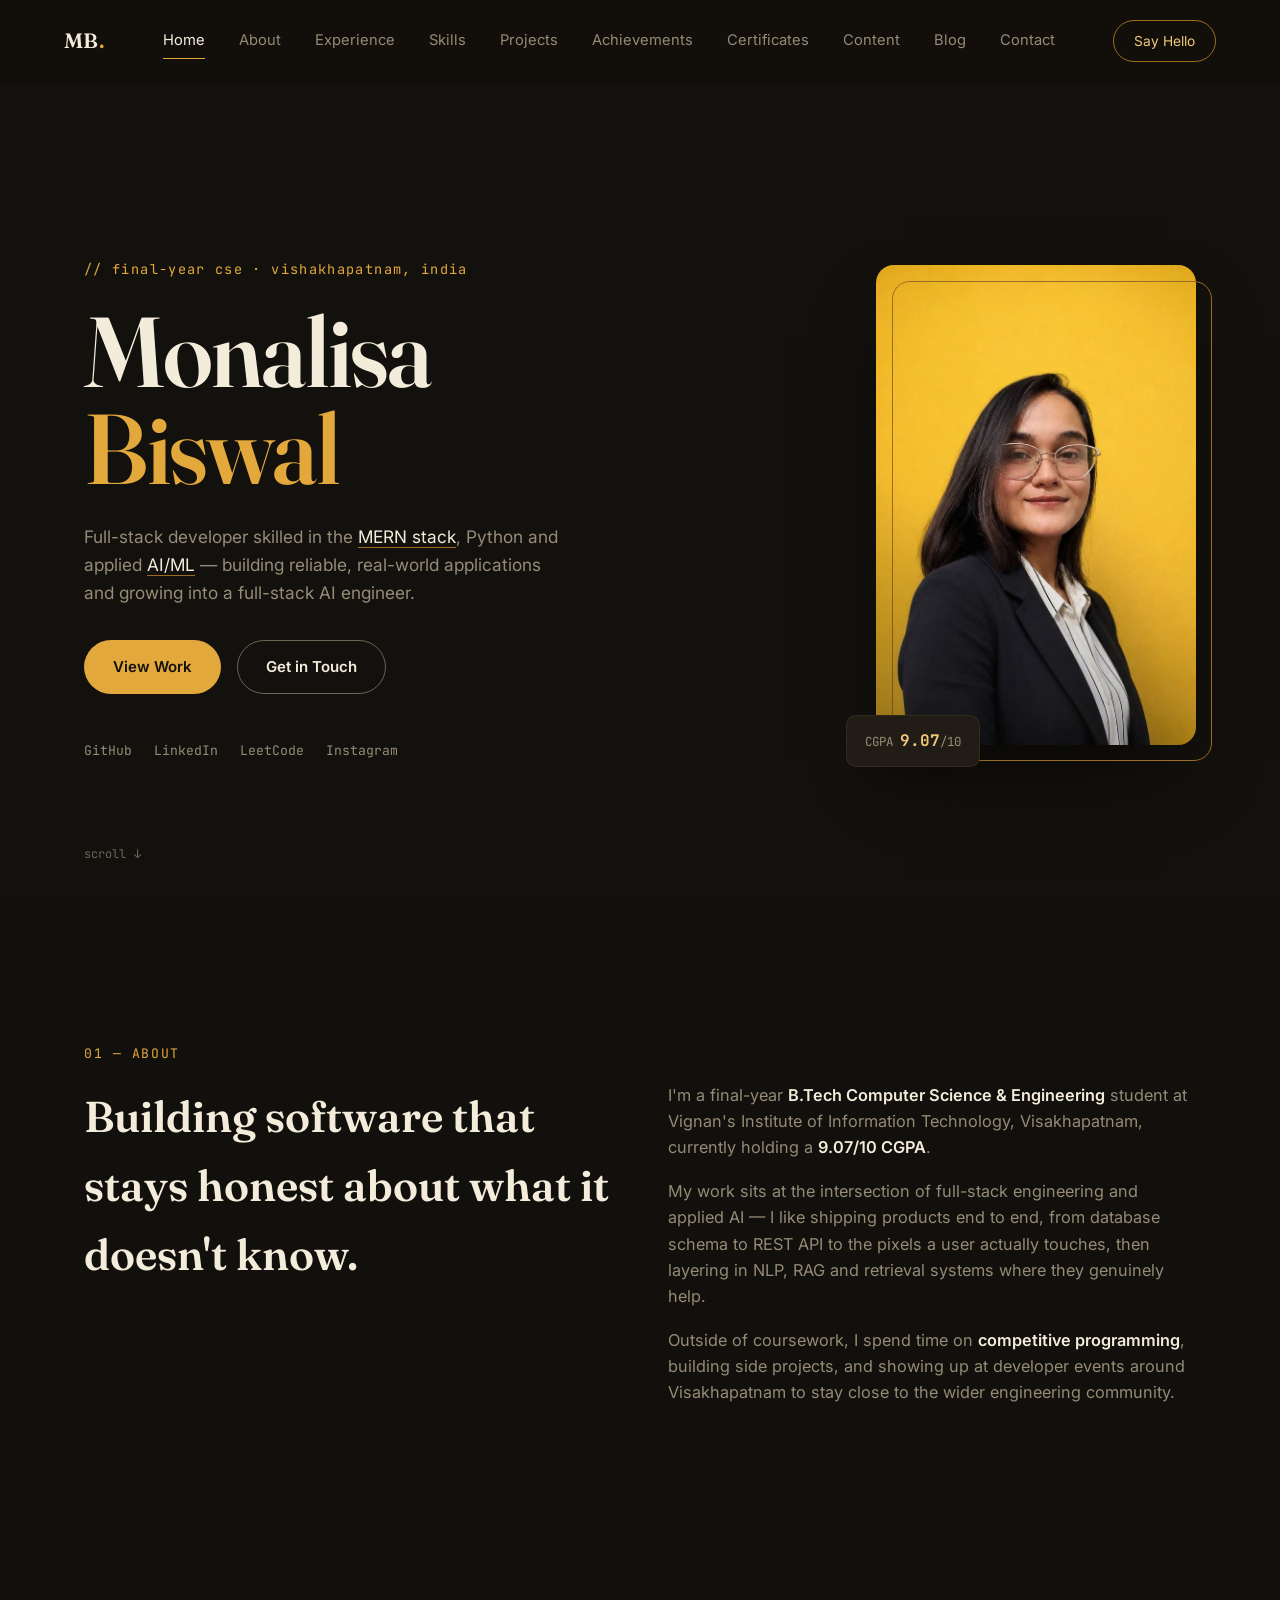
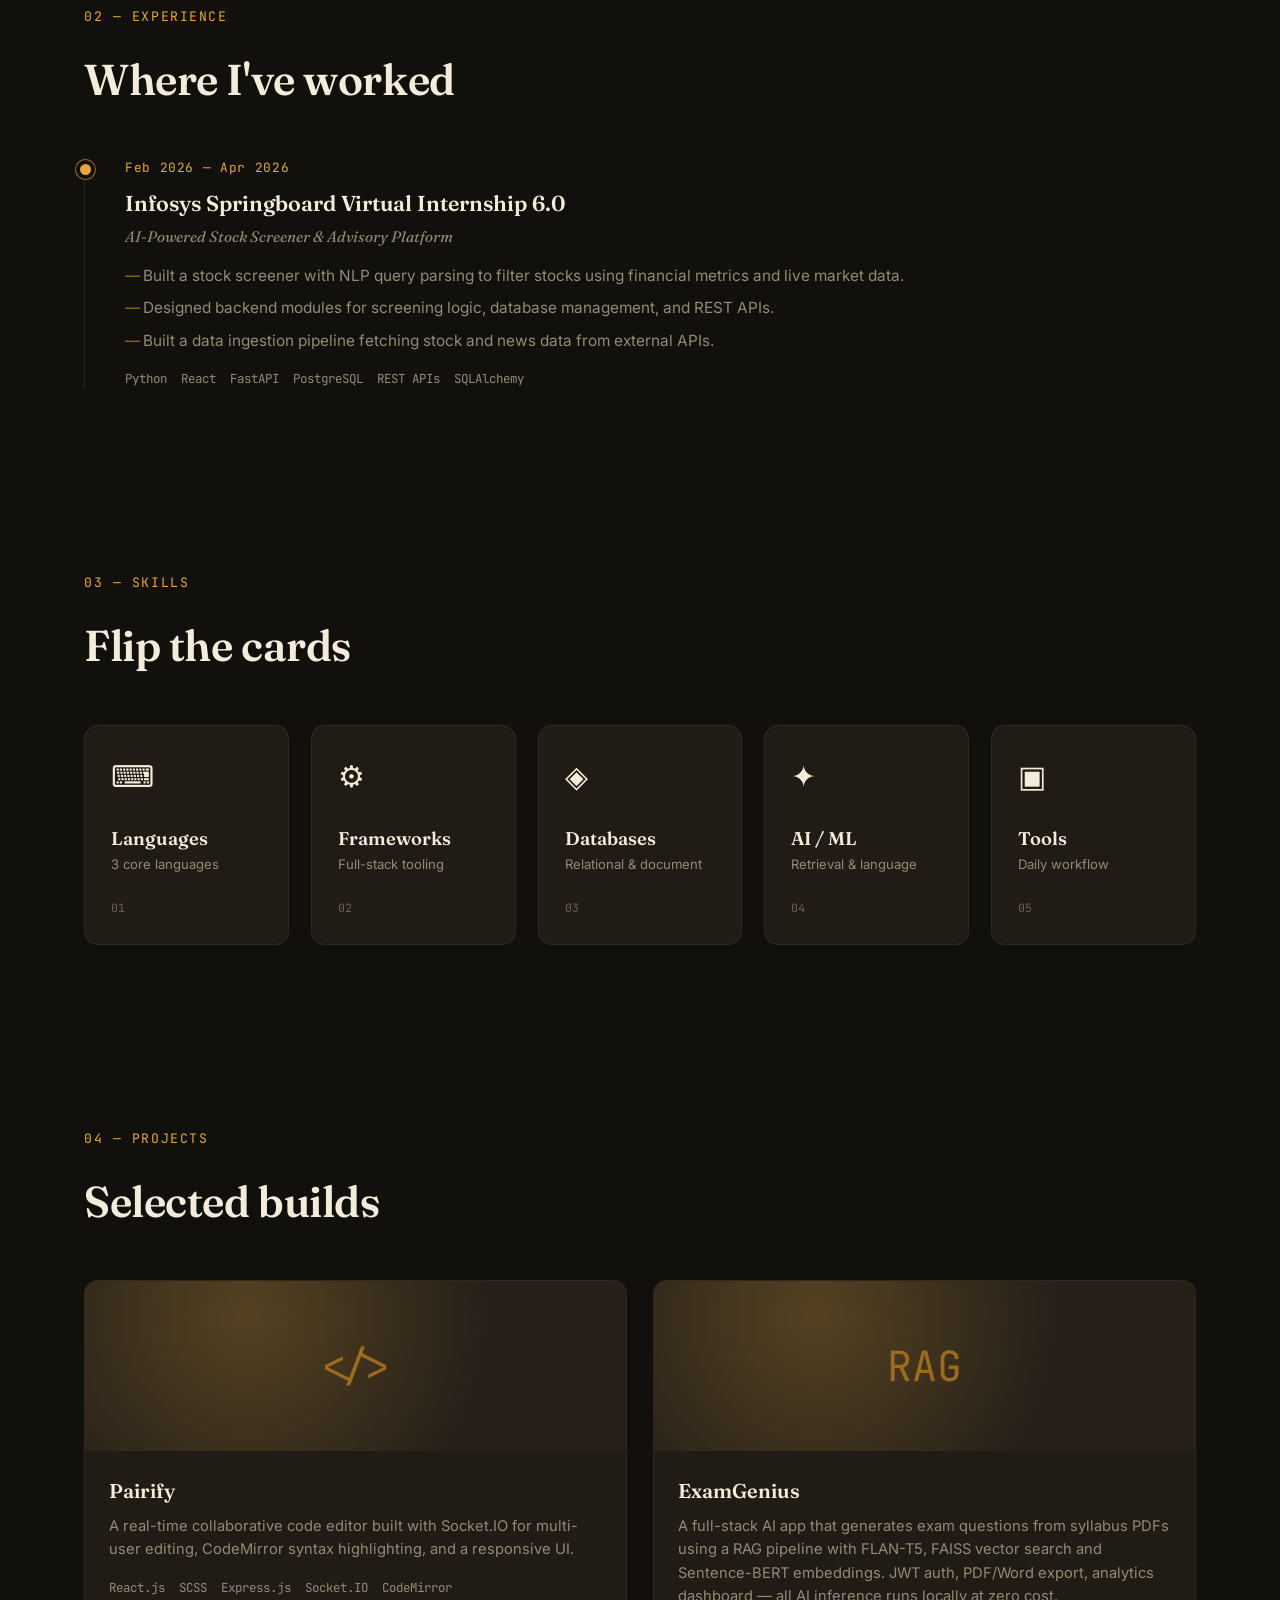
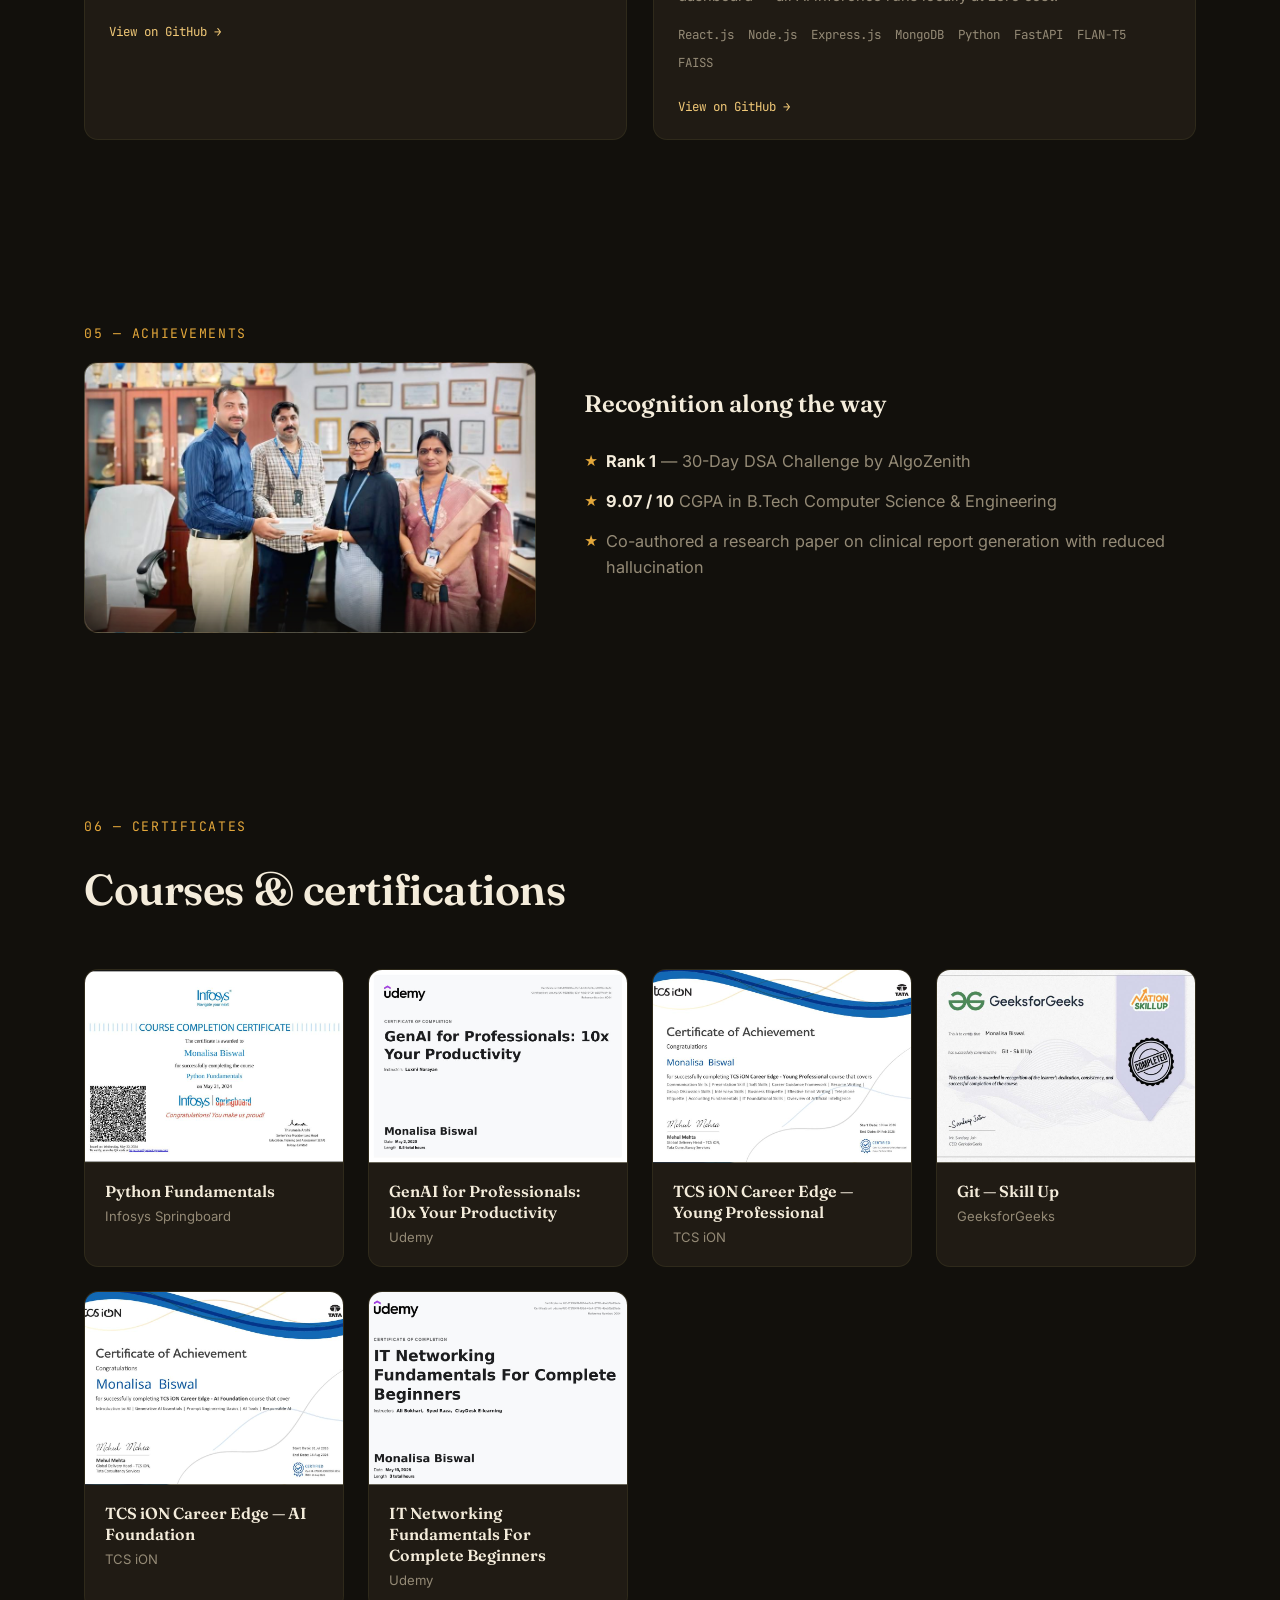
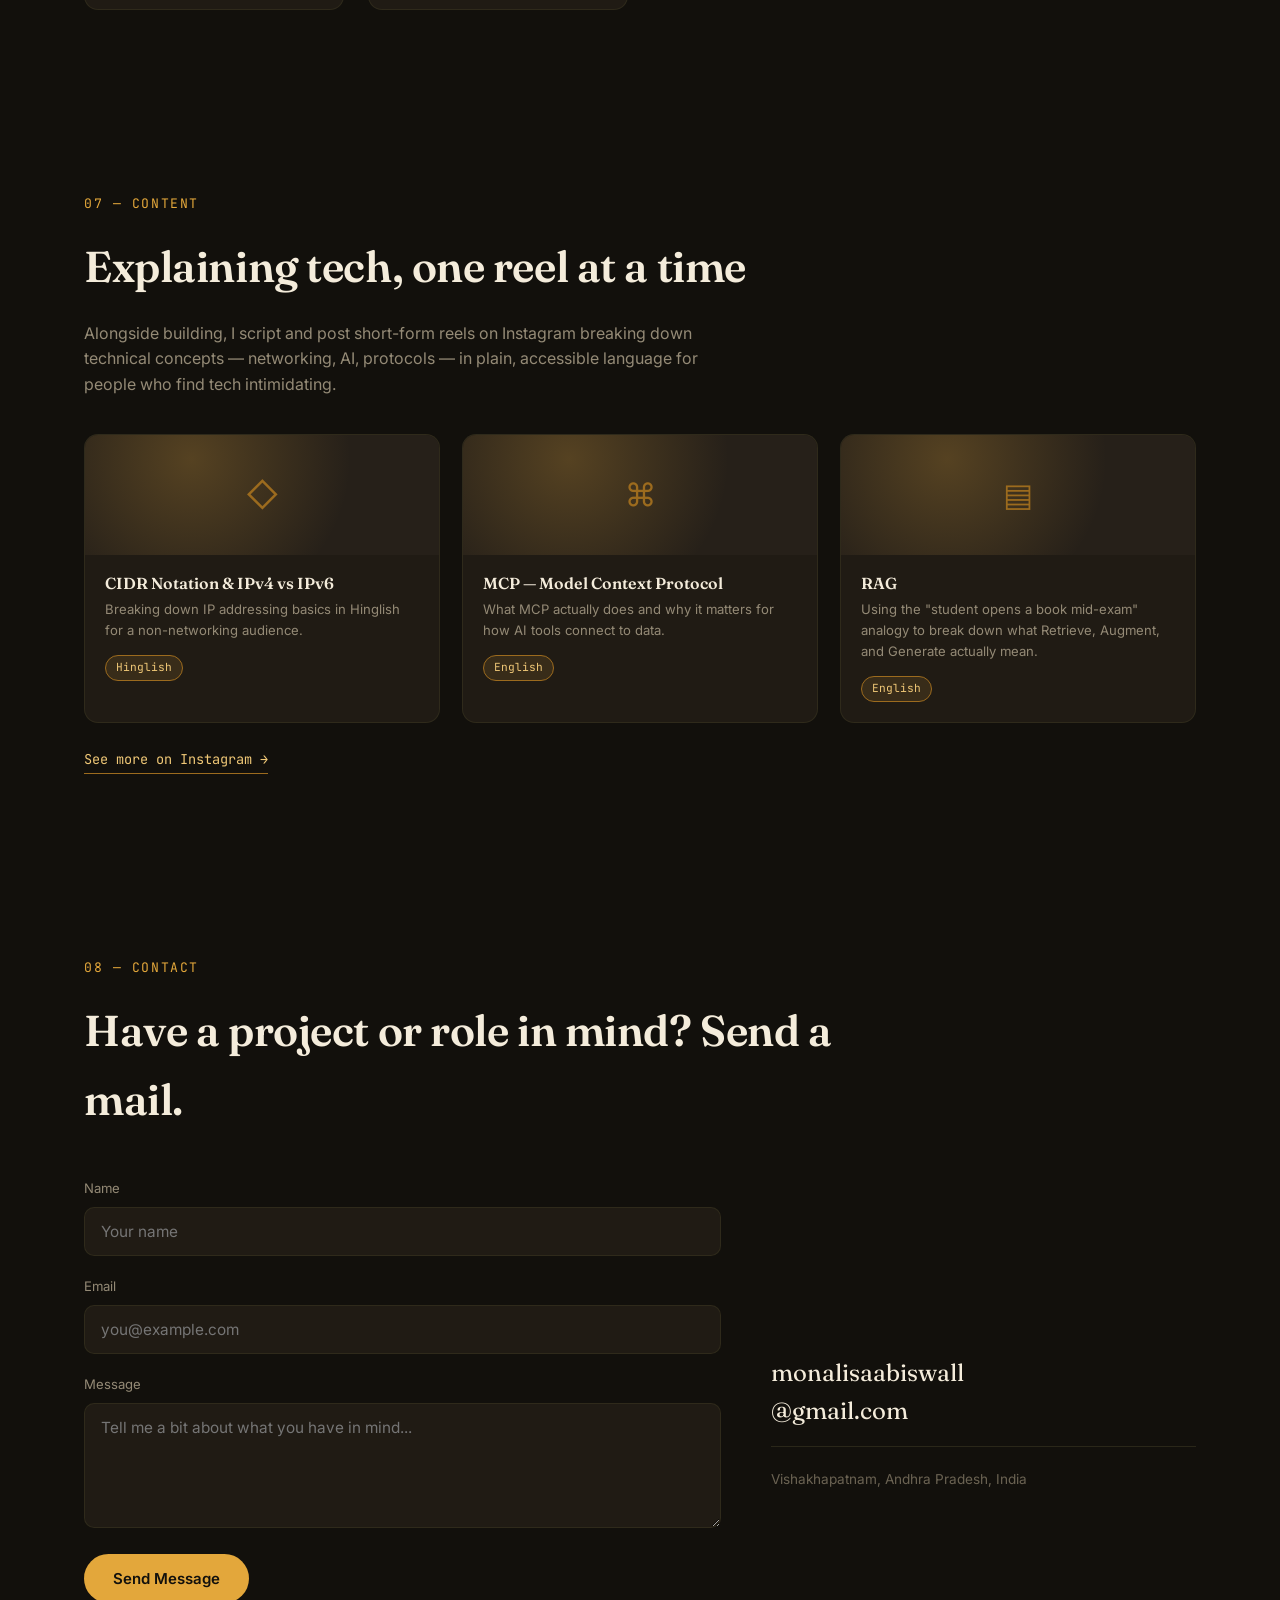
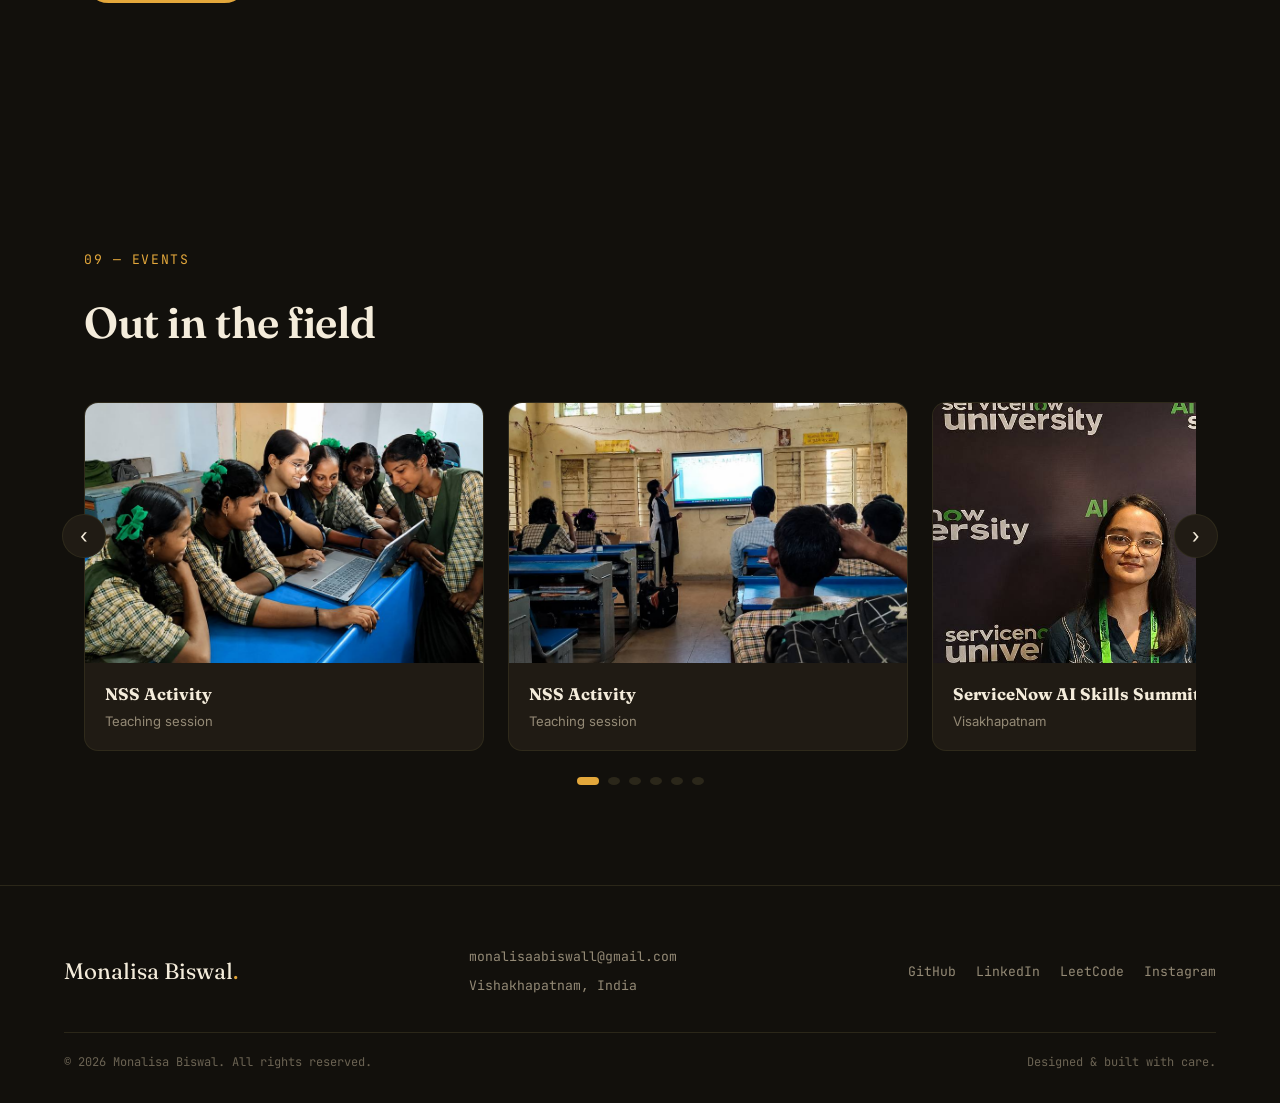
<file: index.html>
<!DOCTYPE html>
<html lang="en">

<head>
  <meta charset="UTF-8">
  <meta name="viewport" content="width=device-width, initial-scale=1.0">
  <title>Monalisa Biswal — Full-Stack &amp; AI Engineer</title>
  <meta name="description"
    content="Portfolio of Monalisa Biswal, final-year Computer Engineering student and full-stack developer working across the MERN stack, Python and applied AI.">

  <!-- Favicon — inline "M" monogram, matches the site's mustard/ink theme -->
  <link rel="icon" type="image/svg+xml"
    href="data:image/svg+xml,%3Csvg xmlns='http://www.w3.org/2000/svg' viewBox='0 0 64 64'%3E%3Crect width='64' height='64' rx='16' fill='%2312100c'/%3E%3Crect x='2' y='2' width='60' height='60' rx='14' fill='none' stroke='%239c6b1e' stroke-width='1.5'/%3E%3Ctext x='32' y='44' font-family='Georgia, Cambria, serif' font-size='30' font-weight='700' fill='%23e3a73b' text-anchor='middle'%3EM%3C/text%3E%3C/svg%3E">

  <!-- Open Graph / social share card -->
  <meta property="og:type" content="website">
  <meta property="og:title" content="Monalisa Biswal — Full-Stack & AI Engineer">
  <meta property="og:description"
    content="Final-year Computer Engineering student and full-stack developer working across the MERN stack, Python and applied AI/ML.">
  <meta property="og:image" content="og-image.png">
  <meta property="og:image:width" content="1200">
  <meta property="og:image:height" content="630">

  <!-- Twitter Card -->
  <meta name="twitter:card" content="summary_large_image">
  <meta name="twitter:title" content="Monalisa Biswal — Full-Stack & AI Engineer">
  <meta name="twitter:description"
    content="Final-year Computer Engineering student and full-stack developer working across the MERN stack, Python and applied AI/ML.">
  <meta name="twitter:image" content="og-image.png">

  <link rel="preconnect" href="https://fonts.googleapis.com">
  <link rel="preconnect" href="https://fonts.gstatic.com" crossorigin>
  <link
    href="https://fonts.googleapis.com/css2?family=Fraunces:ital,opsz,wght@0,9..144,400;0,9..144,500;0,9..144,600;0,9..144,700;1,9..144,500&family=Inter:wght@400;500;600;700&family=JetBrains+Mono:wght@400;500&display=swap"
    rel="stylesheet">
  <link rel="stylesheet" href="style.css">
</head>

<body>

  <div class="noise"></div>
  <div class="progress-bar" id="progressBar"></div>

  <header class="site-nav" id="siteNav">
    <a class="logo" href="#hero">MB<span>.</span></a>
    <nav class="nav-links" id="navLinks">
      <a href="#hero" data-nav>Home</a>
      <a href="#about" data-nav>About</a>
      <a href="#experience" data-nav>Experience</a>
      <a href="#skills" data-nav>Skills</a>
      <a href="#projects" data-nav>Projects</a>
      <a href="#achievements" data-nav>Achievements</a>
      <a href="#certificates" data-nav>Certificates</a>
      <a href="#content" data-nav>Content</a>
      <a href="blog.html">Blog</a>
      <a href="#contact" data-nav>Contact</a>
    </nav>
    <a class="nav-cta" href="#contact">Say Hello</a>
    <button class="nav-toggle" id="navToggle" aria-label="Toggle menu"><span></span><span></span><span></span></button>
  </header>

  <main>

    <!-- HERO -->
    <section id="hero" class="hero">
      <div class="hero-inner">
        <p class="eyebrow mono">// final-year cse · vishakhapatnam, india</p>
        <h1 class="hero-title">
          <span class="line">Monalisa</span>
          <span class="line accent">Biswal</span>
        </h1>
        <p class="hero-sub">Full-stack developer skilled in the <span class="accent-text">MERN stack</span>, Python and
          applied <span class="accent-text">AI/ML</span> — building reliable, real-world applications and growing into a
          full-stack AI engineer.</p>
        <div class="hero-actions">
          <a href="#projects" class="btn btn-primary">View Work</a>
          <a href="#contact" class="btn btn-ghost">Get in Touch</a>
        </div>
        <div class="hero-links mono">
          <a href="https://github.com/lisabiswal" target="_blank" rel="noopener">GitHub</a>
          <a href="https://www.linkedin.com/in/monalisa-biswall/" target="_blank" rel="noopener">LinkedIn</a>
          <a href="https://leetcode.com/u/lilisas/" target="_blank" rel="noopener">LeetCode</a>
          <a href="https://www.instagram.com/lilisa.is/" target="_blank" rel="noopener">Instagram</a>
        </div>
      </div>
      <div class="hero-portrait">
        <div class="portrait-slab" data-img-bg="hero"></div>
        <div class="cgpa-tag mono">CGPA <strong>9.07</strong>/10</div>
      </div>
      <div class="scroll-cue mono">scroll<span class="arrow">↓</span></div>
    </section>

    <!-- ABOUT -->
    <section id="about" class="about reveal">
      <p class="section-index mono">01 — About</p>
      <div class="about-grid">
        <h2>Building software that stays honest about what it doesn't know.</h2>
        <div class="about-copy">
          <p>I'm a final-year <strong>B.Tech Computer Science &amp; Engineering</strong> student at Vignan's Institute
            of Information Technology, Visakhapatnam, currently holding a <strong>9.07/10 CGPA</strong>.</p>
          <p>My work sits at the intersection of full-stack engineering and applied AI — I like shipping products end to
            end, from database schema to REST API to the pixels a user actually touches, then layering in NLP, RAG and
            retrieval systems where they genuinely help.</p>
          <p>Outside of coursework, I spend time on <strong>competitive programming</strong>, building side projects,
            and showing up at developer events around Visakhapatnam to stay close to the wider engineering community.
          </p>
        </div>
      </div>
    </section>

    <!-- EXPERIENCE -->
    <section id="experience" class="experience reveal">
      <p class="section-index mono">02 — Experience</p>
      <h2>Where I've worked</h2>
      <div class="timeline">
        <article class="timeline-item">
          <div class="timeline-date mono">Feb 2026 — Apr 2026</div>
          <div class="timeline-body">
            <h3>Infosys Springboard Virtual Internship 6.0</h3>
            <p class="role">AI-Powered Stock Screener &amp; Advisory Platform</p>
            <ul>
              <li>Built a stock screener with NLP query parsing to filter stocks using financial metrics and live market
                data.</li>
              <li>Designed backend modules for screening logic, database management, and REST APIs.</li>
              <li>Built a data ingestion pipeline fetching stock and news data from external APIs.</li>
            </ul>
            <div class="tag-row">
              <span>Python</span><span>React</span><span>FastAPI</span><span>PostgreSQL</span><span>REST
                APIs</span><span>SQLAlchemy</span></div>
          </div>
        </article>
      </div>
    </section>

    <!-- SKILLS -->
    <section id="skills" class="skills reveal">
      <p class="section-index mono">03 — Skills</p>
      <h2>Flip the cards</h2>
      <div class="card-grid" id="skillCards">

        <div class="flip-card" tabindex="0" role="button" aria-label="Languages skill card, flip for details">
          <div class="flip-card-inner">
            <div class="flip-front">
              <span class="card-icon">⌨</span>
              <div>
                <h3>Languages</h3>
                <p>3 core languages</p>
              </div>
              <span class="card-index mono">01</span>
            </div>
            <div class="flip-back">
              <h4>Languages</h4>
              <div class="chip-list">
                <span class="chip">Python</span><span class="chip">C++</span><span class="chip">JavaScript</span>
              </div>
            </div>
          </div>
        </div>

        <div class="flip-card" tabindex="0" role="button" aria-label="Frameworks skill card, flip for details">
          <div class="flip-card-inner">
            <div class="flip-front">
              <span class="card-icon">⚙</span>
              <div>
                <h3>Frameworks</h3>
                <p>Full-stack tooling</p>
              </div>
              <span class="card-index mono">02</span>
            </div>
            <div class="flip-back">
              <h4>Frameworks</h4>
              <div class="chip-list">
                <span class="chip">React.js</span><span class="chip">Express.js</span><span
                  class="chip">Node.js</span><span class="chip">FastAPI</span><span class="chip">REST API</span>
              </div>
            </div>
          </div>
        </div>

        <div class="flip-card" tabindex="0" role="button" aria-label="Databases skill card, flip for details">
          <div class="flip-card-inner">
            <div class="flip-front">
              <span class="card-icon">◈</span>
              <div>
                <h3>Databases</h3>
                <p>Relational &amp; document</p>
              </div>
              <span class="card-index mono">03</span>
            </div>
            <div class="flip-back">
              <h4>Databases</h4>
              <div class="chip-list">
                <span class="chip">MongoDB</span><span class="chip">MySQL</span>
              </div>
            </div>
          </div>
        </div>

        <div class="flip-card" tabindex="0" role="button"
          aria-label="AI and Machine Learning skill card, flip for details">
          <div class="flip-card-inner">
            <div class="flip-front">
              <span class="card-icon">✦</span>
              <div>
                <h3>AI / ML</h3>
                <p>Retrieval &amp; language</p>
              </div>
              <span class="card-index mono">04</span>
            </div>
            <div class="flip-back">
              <h4>AI / ML</h4>
              <div class="chip-list">
                <span class="chip">NLP</span><span class="chip">RAG</span><span class="chip">FAISS</span>
              </div>
            </div>
          </div>
        </div>

        <div class="flip-card" tabindex="0" role="button" aria-label="Tools skill card, flip for details">
          <div class="flip-card-inner">
            <div class="flip-front">
              <span class="card-icon">▣</span>
              <div>
                <h3>Tools</h3>
                <p>Daily workflow</p>
              </div>
              <span class="card-index mono">05</span>
            </div>
            <div class="flip-back">
              <h4>Tools</h4>
              <div class="chip-list">
                <span class="chip">Git</span><span class="chip">GitHub</span><span class="chip">Vercel</span><span
                  class="chip">Socket.IO</span><span class="chip">JWT</span><span class="chip">Postman</span>
              </div>
            </div>
          </div>
        </div>

      </div>
    </section>

    <!-- PROJECTS -->
    <section id="projects" class="projects reveal">
      <p class="section-index mono">04 — Projects</p>
      <h2>Selected builds</h2>
      <div class="project-grid">

        <a class="project-card" href="https://github.com/lisabiswal" target="_blank" rel="noopener">
          <div class="project-media"><span class="project-glyph">&lt;/&gt;</span></div>
          <div class="project-body">
            <h3>Pairify</h3>
            <p>A real-time collaborative code editor built with Socket.IO for multi-user editing, CodeMirror syntax
              highlighting, and a responsive UI.</p>
            <div class="tag-row">
              <span>React.js</span><span>SCSS</span><span>Express.js</span><span>Socket.IO</span><span>CodeMirror</span>
            </div>
          </div>
          <span class="project-link mono">View on GitHub →</span>
        </a>

        <a class="project-card" href="https://github.com/lisabiswal" target="_blank" rel="noopener">
          <div class="project-media"><span class="project-glyph">RAG</span></div>
          <div class="project-body">
            <h3>ExamGenius</h3>
            <p>A full-stack AI app that generates exam questions from syllabus PDFs using a RAG pipeline with FLAN-T5,
              FAISS vector search and Sentence-BERT embeddings. JWT auth, PDF/Word export, analytics dashboard — all AI
              inference runs locally at zero cost.</p>
            <div class="tag-row">
              <span>React.js</span><span>Node.js</span><span>Express.js</span><span>MongoDB</span><span>Python</span><span>FastAPI</span><span>FLAN-T5</span><span>FAISS</span>
            </div>
          </div>
          <span class="project-link mono">View on GitHub →</span>
        </a>

      </div>
    </section>

    <!-- ACHIEVEMENTS -->
    <section id="achievements" class="achievements reveal">
      <p class="section-index mono">05 — Achievements</p>
      <div class="achieve-grid">
        <div class="achieve-photo" data-img-bg="award"></div>
        <div class="achieve-copy">
          <h2>Recognition along the way</h2>
          <ul class="achieve-list">
            <li><strong>Rank 1</strong> — 30-Day DSA Challenge by AlgoZenith</li>
            <li><strong>9.07 / 10</strong> CGPA in B.Tech Computer Science &amp; Engineering</li>
            <li>Co-authored a research paper on clinical report generation with reduced hallucination</li>
          </ul>
        </div>
      </div>
    </section>

    <!-- CERTIFICATES -->
    <section id="certificates" class="certificates reveal">
      <p class="section-index mono">06 — Certificates</p>
      <h2>Courses &amp; certifications</h2>
      <div class="cert-grid">

        <div class="cert-card">
          <div class="cert-media" data-img-bg="cert_python"></div>
          <div class="cert-body">
            <h3>Python Fundamentals</h3>
            <p>Infosys Springboard</p>
          </div>
        </div>

        <div class="cert-card">
          <div class="cert-media" data-img-bg="cert_genai"></div>
          <div class="cert-body">
            <h3>GenAI for Professionals: 10x Your Productivity</h3>
            <p>Udemy</p>
          </div>
        </div>

        <div class="cert-card">
          <div class="cert-media" data-img-bg="cert_tcs"></div>
          <div class="cert-body">
            <h3>TCS iON Career Edge — Young Professional</h3>
            <p>TCS iON</p>
          </div>
        </div>

        <div class="cert-card">
          <div class="cert-media" data-img-bg="cert_git"></div>
          <div class="cert-body">
            <h3>Git — Skill Up</h3>
            <p>GeeksforGeeks</p>
          </div>
        </div>

        <div class="cert-card">
          <div class="cert-media" data-img-bg="cert_tcs_ai"></div>
          <div class="cert-body">
            <h3>TCS iON Career Edge — AI Foundation</h3>
            <p>TCS iON</p>
          </div>
        </div>

        <div class="cert-card">
          <div class="cert-media" data-img-bg="cert_networking"></div>
          <div class="cert-body">
            <h3>IT Networking Fundamentals For Complete Beginners</h3>
            <p>Udemy</p>
          </div>
        </div>

      </div>
    </section>

    <!-- CONTENT CREATION -->
    <section id="content" class="content-reels reveal">
      <p class="section-index mono">07 — Content</p>
      <h2>Explaining tech, one reel at a time</h2>
      <p class="content-intro">Alongside building, I script and post short-form reels on Instagram breaking down
        technical concepts — networking, AI, protocols — in plain, accessible language for people who find tech
        intimidating.</p>
      <div class="reel-grid">

        <a class="reel-card" href="https://www.instagram.com/reel/Da5QaKNNDH-/" target="_blank" rel="noopener">
          <div class="reel-media"><span class="reel-glyph">◇</span></div>
          <div class="reel-body">
            <h3>CIDR Notation &amp; IPv4 vs IPv6</h3>
            <p>Breaking down IP addressing basics in Hinglish for a non-networking audience.</p>
            <span class="reel-tag mono">Hinglish</span>
          </div>
        </a>

        <a class="reel-card" href="https://www.instagram.com/reel/DbQ54zjtyKv/" target="_blank" rel="noopener">
          <div class="reel-media"><span class="reel-glyph">⌘</span></div>
          <div class="reel-body">
            <h3>MCP — Model Context Protocol</h3>
            <p>What MCP actually does and why it matters for how AI tools connect to data.</p>
            <span class="reel-tag mono">English</span>
          </div>
        </a>

        <a class="reel-card" href="https://www.instagram.com/reel/DbinLHDtiHf/" target="_blank" rel="noopener">
          <div class="reel-media"><span class="reel-glyph">▤</span></div>
          <div class="reel-body">
            <h3>RAG</h3>
            <p>Using the "student opens a book mid-exam" analogy to break down what Retrieve, Augment, and Generate
              actually mean.</p>
            <span class="reel-tag mono">English</span>
          </div>
        </a>

      </div>
      <a href="https://www.instagram.com/lilisa.is/" target="_blank" rel="noopener" class="reel-more mono">See more on
        Instagram →</a>
    </section>

    <!-- CONTACT -->
    <section id="contact" class="contact reveal">
      <p class="section-index mono">08 — Contact</p>
      <h2>Have a project or role in mind? Send a mail.</h2>
      <div class="contact-grid">
        <form class="contact-form" id="contactForm">
          <label>Name
            <input type="text" name="name" required placeholder="Your name">
          </label>
          <label>Email
            <input type="email" name="email" required placeholder="you@example.com">
          </label>
          <label>Message
            <textarea name="message" rows="5" required
              placeholder="Tell me a bit about what you have in mind..."></textarea>
          </label>
          <button type="submit" class="btn btn-primary">Send Message</button>
          <p class="form-note mono" id="formNote"></p>
        </form>
        <div class="contact-side">
          <a href="mailto:monalisaabiswall@gmail.com">monalisaabiswall<br>@gmail.com</a>
          <p>Vishakhapatnam, Andhra Pradesh, India</p>
        </div>
      </div>
    </section>

    <!-- EVENTS CAROUSEL — last section -->
    <section id="events" class="events reveal">
      <p class="section-index mono">09 — Events</p>
      <h2>Out in the field</h2>
      <div class="carousel">
        <div class="carousel-track" id="carouselTrack">
          <div class="carousel-slide">
            <div class="slide-img" data-img-bg="nss1"></div>
            <div class="slide-caption">
              <h4>NSS Activity</h4>
              <p>Teaching session</p>
            </div>
          </div>
          <div class="carousel-slide">
            <div class="slide-img" data-img-bg="nss2"></div>
            <div class="slide-caption">
              <h4>NSS Activity</h4>
              <p>Teaching session</p>
            </div>
          </div>
          <div class="carousel-slide">
            <div class="slide-img" data-img-bg="event1"></div>
            <div class="slide-caption">
              <h4>ServiceNow AI Skills Summit</h4>
              <p>Visakhapatnam</p>
            </div>
          </div>
          <div class="carousel-slide">
            <div class="slide-img" data-img-bg="event4"></div>
            <div class="slide-caption">
              <h4>ServiceNow University Session</h4>
              <p>Visakhapatnam</p>
            </div>
          </div>
          <div class="carousel-slide">
            <div class="slide-img" data-img-bg="event2"></div>
            <div class="slide-caption">
              <h4>Google Developer Groups — DevFest</h4>
              <p>Vizag, 2025</p>
            </div>
          </div>
          <div class="carousel-slide">
            <div class="slide-img" data-img-bg="event3"></div>
            <div class="slide-caption">
              <h4>DevFest Vizag — Main Stage</h4>
              <p>GITAM, Visakhapatnam</p>
            </div>
          </div>
        </div>
        <button class="carousel-btn prev" id="carouselPrev" aria-label="Previous slide">‹</button>
        <button class="carousel-btn next" id="carouselNext" aria-label="Next slide">›</button>
        <div class="carousel-dots" id="carouselDots"></div>
      </div>
    </section>

  </main>

  <footer class="site-footer">
    <div class="footer-top">
      <div class="footer-brand">Monalisa Biswal<span class="accent">.</span></div>
      <div class="footer-contact mono">
        <a href="mailto:monalisaabiswall@gmail.com">monalisaabiswall@gmail.com</a>
        <span>Vishakhapatnam, India</span>
      </div>
      <div class="footer-social mono">
        <a href="https://github.com/lisabiswal" target="_blank" rel="noopener">GitHub</a>
        <a href="https://www.linkedin.com/in/monalisa-biswall/" target="_blank" rel="noopener">LinkedIn</a>
        <a href="https://leetcode.com/u/lilisas/" target="_blank" rel="noopener">LeetCode</a>
        <a href="https://www.instagram.com/lilisa.is/" target="_blank" rel="noopener">Instagram</a>
      </div>
    </div>
    <div class="footer-bottom mono">
      <span>© 2026 Monalisa Biswal. All rights reserved.</span>
      <span>Designed &amp; built with care.</span>
    </div>
  </footer>

  <script src="script.js"></script>
</body>

</html>
</file>
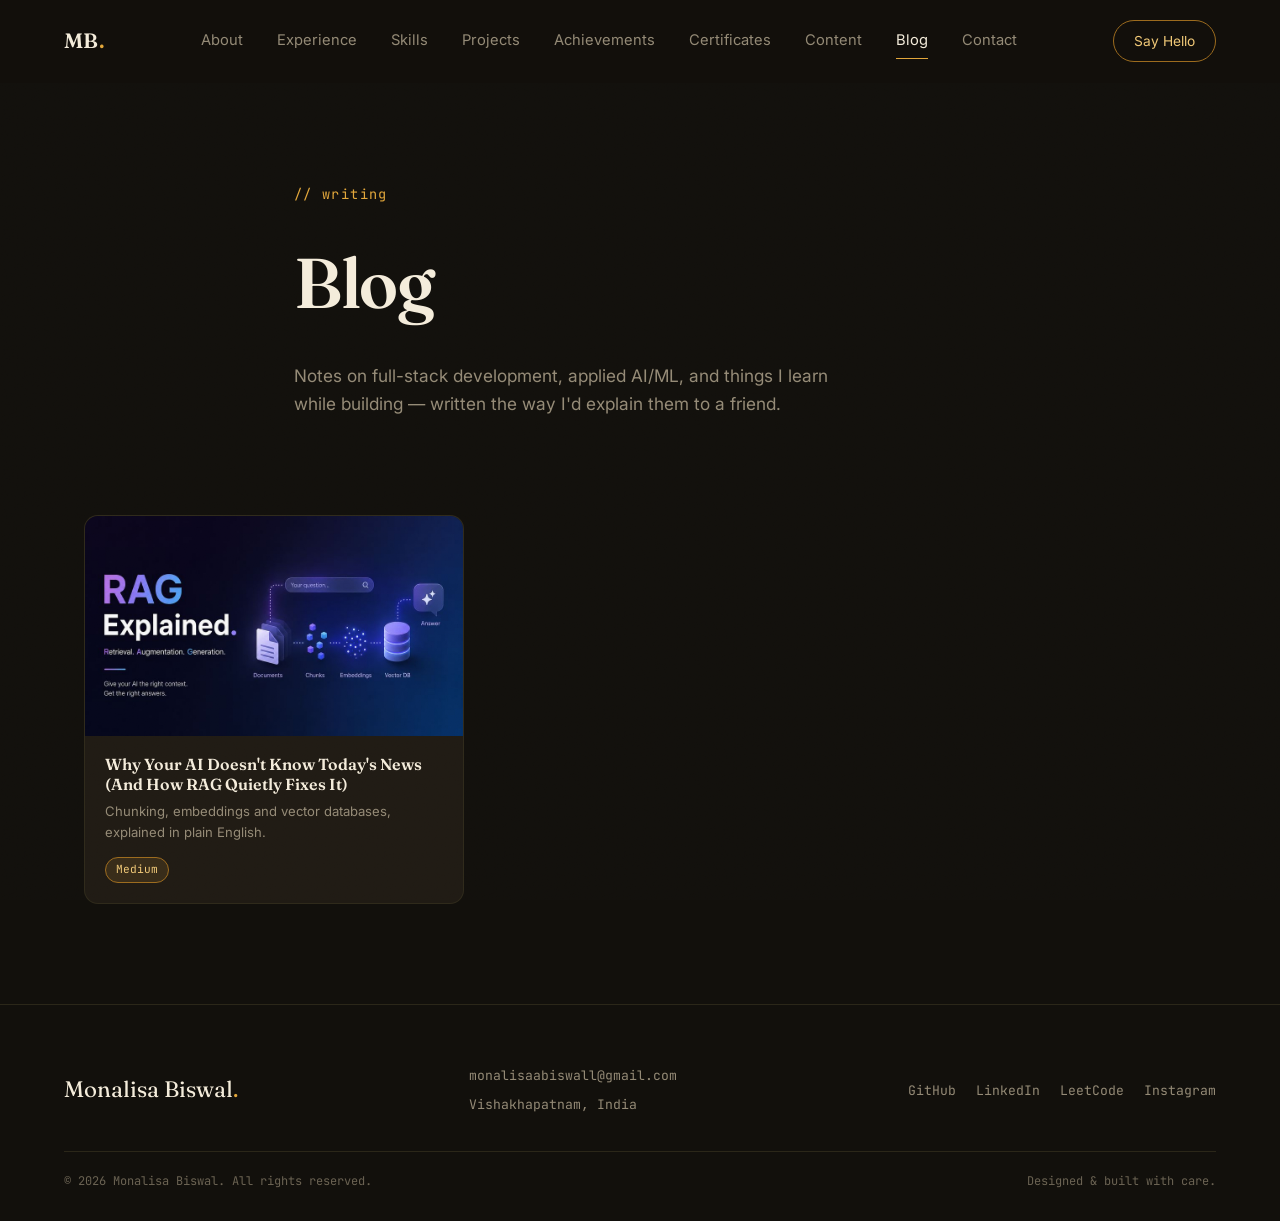
<file: blog.html>
<!DOCTYPE html>
<html lang="en">
<head>
<meta charset="UTF-8">
<meta name="viewport" content="width=device-width, initial-scale=1.0">
<title>Blog — Monalisa Biswal</title>
<meta name="description" content="Writing on full-stack development, applied AI/ML, and things learned building real projects — by Monalisa Biswal.">

<link rel="icon" type="image/svg+xml" href="data:image/svg+xml,%3Csvg xmlns='http://www.w3.org/2000/svg' viewBox='0 0 64 64'%3E%3Crect width='64' height='64' rx='16' fill='%2312100c'/%3E%3Crect x='2' y='2' width='60' height='60' rx='14' fill='none' stroke='%239c6b1e' stroke-width='1.5'/%3E%3Ctext x='32' y='44' font-family='Georgia, Cambria, serif' font-size='30' font-weight='700' fill='%23e3a73b' text-anchor='middle'%3EM%3C/text%3E%3C/svg%3E">

<meta property="og:type" content="website">
<meta property="og:title" content="Blog — Monalisa Biswal">
<meta property="og:description" content="Writing on full-stack development, applied AI/ML, and things learned building real projects.">
<meta property="og:image" content="og-image.png">
<meta name="twitter:card" content="summary_large_image">
<meta name="twitter:title" content="Blog — Monalisa Biswal">
<meta name="twitter:image" content="og-image.png">

<link rel="preconnect" href="https://fonts.googleapis.com">
<link rel="preconnect" href="https://fonts.gstatic.com" crossorigin>
<link href="https://fonts.googleapis.com/css2?family=Fraunces:ital,opsz,wght@0,9..144,400;0,9..144,500;0,9..144,600;0,9..144,700;1,9..144,500&family=Inter:wght@400;500;600;700&family=JetBrains+Mono:wght@400;500&display=swap" rel="stylesheet">
<link rel="stylesheet" href="style.css">
</head>
<body>

<div class="noise"></div>
<div class="progress-bar" id="progressBar"></div>

<header class="site-nav" id="siteNav">
  <a class="logo" href="index.html">MB<span>.</span></a>
  <nav class="nav-links" id="navLinks">
    <a href="index.html#about">About</a>
    <a href="index.html#experience">Experience</a>
    <a href="index.html#skills">Skills</a>
    <a href="index.html#projects">Projects</a>
    <a href="index.html#achievements">Achievements</a>
    <a href="index.html#certificates">Certificates</a>
    <a href="index.html#content">Content</a>
    <a href="blog.html" class="active">Blog</a>
    <a href="index.html#contact">Contact</a>
  </nav>
  <a class="nav-cta" href="index.html#contact">Say Hello</a>
  <button class="nav-toggle" id="navToggle" aria-label="Toggle menu"><span></span><span></span><span></span></button>
</header>

<main>
  <section class="blog-hero reveal">
    <p class="eyebrow mono">// writing</p>
    <h1>Blog</h1>
    <p class="blog-intro">Notes on full-stack development, applied AI/ML, and things I learn while building — written the way I'd explain them to a friend.</p>
  </section>

  <section class="content-reels reveal" style="padding-top:40px;">
    <div class="reel-grid" style="grid-template-columns:minmax(0, 380px); justify-content:flex-start;">

      <a class="reel-card" href="https://medium.com/@monalisaabiswall/why-your-ai-doesnt-know-today-s-news-and-how-rag-quietly-fixes-it-c29caa829e3a?sharedUserId=monalisaabiswall" target="_blank" rel="noopener">
        <div class="reel-media" style="height:220px; background-image:url('[data-uri]'); background-size:cover; background-position:center;"></div>
        <div class="reel-body">
          <h3>Why Your AI Doesn't Know Today's News (And How RAG Quietly Fixes It)</h3>
          <p>Chunking, embeddings and vector databases, explained in plain English.</p>
          <span class="reel-tag mono">Medium</span>
        </div>
      </a>

    </div>
  </section>
</main>

<footer class="site-footer">
  <div class="footer-top">
    <div class="footer-brand">Monalisa Biswal<span class="accent">.</span></div>
    <div class="footer-contact mono">
      <a href="mailto:monalisaabiswall@gmail.com">monalisaabiswall@gmail.com</a>
      <span>Vishakhapatnam, India</span>
    </div>
    <div class="footer-social mono">
      <a href="https://github.com/lisabiswal" target="_blank" rel="noopener">GitHub</a>
      <a href="https://www.linkedin.com/in/monalisa-biswall/" target="_blank" rel="noopener">LinkedIn</a>
      <a href="https://leetcode.com/u/lilisas/" target="_blank" rel="noopener">LeetCode</a>
      <a href="https://www.instagram.com/lilisa.is/" target="_blank" rel="noopener">Instagram</a>
    </div>
  </div>
  <div class="footer-bottom mono">
    <span>© 2026 Monalisa Biswal. All rights reserved.</span>
    <span>Designed &amp; built with care.</span>
  </div>
</footer>

<script src="script.js"></script>
</body>
</html>
</file>
<file: style.css>
/* ===========================================================
   Monalisa Biswal — Portfolio
   Design tokens
=========================================================== */
:root{
  --ink:        #12100c;
  --ink-soft:   #1b1712;
  --surface:    #201b14;
  --surface-2:  #262019;
  --line:       #35301fbb;
  --gold:       #e3a73b;
  --gold-deep:  #9c6b1e;
  --gold-soft:  #f0c877;
  --paper:      #f4ecdb;
  --stone:      #948a76;
  --stone-dim:  #6b6353;

  --display: 'Fraunces', 'Georgia', serif;
  --body:    'Inter', 'Segoe UI', sans-serif;
  --mono:    'JetBrains Mono', 'Courier New', monospace;

  --maxw: 1240px;
  --pad: clamp(20px, 5vw, 72px);
  --radius: 14px;
  --ease: cubic-bezier(.22,1,.36,1);
}

*,*::before,*::after{ box-sizing:border-box; }
html{ scroll-behavior:smooth; }
@media (prefers-reduced-motion: reduce){
  html{ scroll-behavior:auto; }
  *,*::before,*::after{ animation-duration:.001ms !important; animation-iteration-count:1 !important; transition-duration:.001ms !important; scroll-behavior:auto !important; }
}

body{
  margin:0;
  background:var(--ink);
  color:var(--paper);
  font-family:var(--body);
  font-size:16px;
  line-height:1.6;
  -webkit-font-smoothing:antialiased;
  overflow-x:hidden;
}

img{ max-width:100%; display:block; }
a{ color:inherit; text-decoration:none; }
ul{ margin:0; padding:0; list-style:none; }
button{ font-family:inherit; cursor:pointer; }
h1,h2,h3{ font-family:var(--display); margin:0; font-weight:600; color:var(--paper); }

.mono{ font-family:var(--mono); }

/* grain overlay for texture, not pure flat color */
.noise{
  position:fixed; inset:0; z-index:2; pointer-events:none;
  opacity:.05; mix-blend-mode:overlay;
  background-image:url("data:image/svg+xml,%3Csvg xmlns='http://www.w3.org/2000/svg' width='120' height='120'%3E%3Cfilter id='n'%3E%3CfeTurbulence type='fractalNoise' baseFrequency='0.9' numOctaves='2' stitchTiles='stitch'/%3E%3C/filter%3E%3Crect width='100%25' height='100%25' filter='url(%23n)'/%3E%3C/svg%3E");
}

.progress-bar{
  position:fixed; top:0; left:0; height:3px; width:0%;
  background:linear-gradient(90deg,var(--gold-deep),var(--gold));
  z-index:999; transition:width .1s linear;
}

/* ===========================================================
   Nav
=========================================================== */
.site-nav{
  position:fixed; top:0; left:0; right:0; z-index:100;
  display:flex; align-items:center; justify-content:space-between;
  padding:20px var(--pad);
  background:rgba(18,16,12,.72);
  backdrop-filter:blur(10px);
  border-bottom:1px solid transparent;
  transition:border-color .3s var(--ease), background .3s var(--ease);
}
.site-nav.scrolled{ border-bottom-color:var(--line); background:rgba(18,16,12,.92); }

.logo{ font-family:var(--display); font-size:1.3rem; font-weight:600; letter-spacing:.02em; }
.logo span{ color:var(--gold); }

.nav-links{ display:flex; gap:34px; }
.nav-links a{
  position:relative; font-size:.92rem; color:var(--stone);
  transition:color .25s var(--ease);
}
.nav-links a::after{
  content:''; position:absolute; left:0; right:0; bottom:-6px; height:1px;
  background:var(--gold); transform:scaleX(0); transform-origin:left;
  transition:transform .3s var(--ease);
}
.nav-links a:hover, .nav-links a.active{ color:var(--paper); }
.nav-links a:hover::after, .nav-links a.active::after{ transform:scaleX(1); }

.nav-cta{
  border:1px solid var(--gold-deep); color:var(--gold-soft);
  padding:9px 20px; border-radius:100px; font-size:.86rem;
  transition:background .25s var(--ease), color .25s var(--ease), border-color .25s var(--ease);
  white-space:nowrap;
}
.nav-cta:hover{ background:var(--gold); color:var(--ink); border-color:var(--gold); }

.nav-toggle{ display:none; flex-direction:column; gap:5px; background:none; border:none; padding:6px; }
.nav-toggle span{ width:22px; height:2px; background:var(--paper); border-radius:2px; transition:transform .3s var(--ease), opacity .3s var(--ease); }
.nav-toggle.open span:nth-child(1){ transform:translateY(7px) rotate(45deg); }
.nav-toggle.open span:nth-child(2){ opacity:0; }
.nav-toggle.open span:nth-child(3){ transform:translateY(-7px) rotate(-45deg); }

/* ===========================================================
   Layout helpers
=========================================================== */
main{ position:relative; z-index:1; }
section{ padding:130px var(--pad) 40px; max-width:var(--maxw); margin:0 auto; position:relative; }
.section-index{
  color:var(--gold); font-size:.82rem; letter-spacing:.12em; text-transform:uppercase;
  margin-bottom:18px; display:inline-block;
}
section > h2{ font-size:clamp(1.9rem, 3.4vw, 2.7rem); max-width:820px; margin-bottom:44px; letter-spacing:-.01em; }

.reveal{ opacity:0; transform:translateY(28px); transition:opacity .8s var(--ease), transform .8s var(--ease); }
.reveal.in-view{ opacity:1; transform:translateY(0); }
.reveal-stagger > *{ opacity:0; transform:translateY(24px); transition:opacity .7s var(--ease), transform .7s var(--ease); }
.reveal-stagger.in-view > *{ opacity:1; transform:translateY(0); }
.reveal-stagger.in-view > *:nth-child(1){ transition-delay:.05s; }
.reveal-stagger.in-view > *:nth-child(2){ transition-delay:.13s; }
.reveal-stagger.in-view > *:nth-child(3){ transition-delay:.21s; }
.reveal-stagger.in-view > *:nth-child(4){ transition-delay:.29s; }
.reveal-stagger.in-view > *:nth-child(5){ transition-delay:.37s; }
.reveal-stagger.in-view > *:nth-child(6){ transition-delay:.45s; }

.btn{
  display:inline-flex; align-items:center; gap:8px; padding:14px 28px;
  border-radius:100px; font-size:.94rem; font-weight:600; border:1px solid transparent;
  transition:transform .3s var(--ease), background .3s var(--ease), color .3s var(--ease), border-color .3s var(--ease);
}
.btn:hover{ transform:translateY(-2px); }
.btn-primary{ background:var(--gold); color:var(--ink); }
.btn-primary:hover{ background:var(--gold-soft); }
.btn-ghost{ border-color:var(--stone-dim); color:var(--paper); }
.btn-ghost:hover{ border-color:var(--gold); color:var(--gold-soft); }

.tag-row{ display:flex; flex-wrap:wrap; gap:8px 14px; font-family:var(--mono); font-size:.78rem; color:var(--stone); margin-top:16px; }

/* ===========================================================
   Hero — signature mustard slab echoing the portrait backdrop
=========================================================== */
.hero{
  min-height:100vh; padding-top:150px;
  display:grid; grid-template-columns:1.1fr .8fr; gap:40px; align-items:center;
}
.eyebrow{ color:var(--gold); font-size:.85rem; letter-spacing:.1em; margin-bottom:22px; }
.hero-title{ font-size:clamp(3.2rem, 8vw, 6.2rem); line-height:.98; letter-spacing:-.02em; }
.hero-title .line{ display:block; opacity:0; transform:translateY(40px); animation:riseIn .9s var(--ease) forwards; }
.hero-title .line.accent{ color:var(--gold); animation-delay:.15s; }
@keyframes riseIn{ to{ opacity:1; transform:translateY(0); } }

.hero-sub{ max-width:480px; font-size:1.08rem; color:var(--stone); margin:26px 0 34px; opacity:0; animation:fadeUp .9s var(--ease) .4s forwards; }
.accent-text{ color:var(--paper); border-bottom:1px solid var(--gold-deep); }
.hero-actions{ display:flex; gap:16px; opacity:0; animation:fadeUp .9s var(--ease) .55s forwards; }
.hero-links{ display:flex; gap:22px; margin-top:46px; font-size:.82rem; opacity:0; animation:fadeUp .9s var(--ease) .7s forwards; }
.hero-links a{ color:var(--stone); border-bottom:1px solid transparent; padding-bottom:2px; transition:color .25s, border-color .25s; }
.hero-links a:hover{ color:var(--gold-soft); border-color:var(--gold-deep); }
@keyframes fadeUp{ from{ opacity:0; transform:translateY(18px);} to{ opacity:1; transform:translateY(0);} }

.hero-portrait{ position:relative; justify-self:end; opacity:0; animation:fadeUp 1s var(--ease) .3s forwards; }
.portrait-slab{
  width:min(320px, 78vw); aspect-ratio:2/3; border-radius:18px;
  background-color:var(--gold); background-size:cover; background-position:center top;
  position:relative; box-shadow:0 40px 80px -30px rgba(0,0,0,.7);
  filter:saturate(.92);
}
.portrait-slab::after{
  content:''; position:absolute; inset:0; border-radius:18px;
  background:linear-gradient(200deg, transparent 55%, var(--ink) 130%);
  mix-blend-mode:normal; opacity:.55;
}
.portrait-slab::before{
  content:''; position:absolute; top:16px; left:16px; right:-16px; bottom:-16px;
  border:1.5px solid var(--gold-deep); border-radius:18px; z-index:-1;
}
.cgpa-tag{
  position:absolute; bottom:-22px; left:-30px; background:var(--surface);
  border:1px solid var(--line); padding:12px 18px; border-radius:10px;
  font-size:.78rem; color:var(--stone); box-shadow:0 18px 40px -18px rgba(0,0,0,.6);
}
.cgpa-tag strong{ color:var(--gold-soft); font-size:1rem; }

.scroll-cue{
  position:absolute; bottom:36px; left:var(--pad); font-size:.75rem; color:var(--stone-dim);
  display:flex; align-items:center; gap:8px;
}
.scroll-cue .arrow{ display:inline-block; animation:bob 1.8s ease-in-out infinite; }
@keyframes bob{ 0%,100%{ transform:translateY(0);} 50%{ transform:translateY(6px);} }

/* ===========================================================
   About
=========================================================== */
.about-grid{ display:grid; grid-template-columns:1fr 1fr; gap:56px; align-items:start; }
.about-grid h2{ font-size:clamp(1.9rem,3.6vw,2.7rem); }
.about-copy p{ color:var(--stone); margin:0 0 18px; font-size:1.02rem; }
.about-copy strong{ color:var(--paper); font-weight:600; }

/* ===========================================================
   Experience timeline
=========================================================== */
.timeline{ border-left:1px solid var(--line); padding-left:40px; display:flex; flex-direction:column; gap:52px; }
.timeline-item{ position:relative; }
.timeline-item::before{
  content:''; position:absolute; left:-45px; top:6px; width:11px; height:11px;
  border-radius:50%; background:var(--gold); box-shadow:0 0 0 4px var(--ink), 0 0 0 5px var(--gold-deep);
}
.timeline-date{ color:var(--gold); font-size:.8rem; margin-bottom:8px; letter-spacing:.05em; }
.timeline-body h3{ font-size:1.35rem; margin-bottom:4px; }
.role{ color:var(--stone); font-size:.95rem; margin:0 0 14px; font-style:italic; font-family:var(--display); }
.timeline-body ul{ display:flex; flex-direction:column; gap:8px; }
.timeline-body li{ color:var(--stone); font-size:.96rem; padding-left:18px; position:relative; }
.timeline-body li::before{ content:'—'; position:absolute; left:0; color:var(--gold-deep); }

/* ===========================================================
   Skills — flip flashcards
=========================================================== */
.card-grid{ display:grid; grid-template-columns:repeat(auto-fit, minmax(190px,1fr)); gap:22px; perspective:1400px; }
.flip-card{ height:220px; }
.flip-card-inner{
  position:relative; width:100%; height:100%; transition:transform .7s var(--ease);
  transform-style:preserve-3d; cursor:pointer;
}
.flip-card.flipped .flip-card-inner, .flip-card:hover .flip-card-inner{ transform:rotateY(180deg); }
.flip-front, .flip-back{
  position:absolute; inset:0; backface-visibility:hidden; border-radius:var(--radius);
  padding:26px; display:flex; flex-direction:column; justify-content:space-between;
  border:1px solid var(--line);
}
.flip-front{ background:var(--surface); }
.flip-back{ background:var(--gold); color:var(--ink); transform:rotateY(180deg); justify-content:flex-start; }
.card-icon{ font-size:1.9rem; }
.card-index{ font-family:var(--mono); font-size:.72rem; color:var(--stone-dim); }
.flip-front h3{ font-size:1.15rem; }
.flip-front p{ color:var(--stone); font-size:.82rem; margin:0; }
.flip-back h4{ font-family:var(--mono); font-size:.72rem; text-transform:uppercase; letter-spacing:.08em; margin:0 0 12px; opacity:.7; }
.chip-list{ display:flex; flex-wrap:wrap; gap:7px; }
.chip{ background:rgba(18,16,12,.15); border:1px solid rgba(18,16,12,.3); padding:5px 11px; border-radius:100px; font-size:.76rem; font-weight:600; }

/* ===========================================================
   Projects
=========================================================== */
.project-grid{ display:grid; grid-template-columns:repeat(auto-fit, minmax(320px,1fr)); gap:26px; }
.project-card{
  display:block; background:var(--surface); border:1px solid var(--line); border-radius:var(--radius);
  overflow:hidden; transition:transform .4s var(--ease), border-color .4s var(--ease);
  position:relative;
}
.project-card:hover{ transform:translateY(-6px); border-color:var(--gold-deep); }
.project-media{
  height:170px; display:flex; align-items:center; justify-content:center;
  background:
    radial-gradient(circle at 30% 20%, rgba(227,167,59,.25), transparent 60%),
    var(--surface-2);
  position:relative; overflow:hidden;
}
.project-glyph{ font-family:var(--mono); font-size:2.6rem; color:var(--gold-deep); transition:transform .5s var(--ease), color .4s var(--ease); }
.project-card:hover .project-glyph{ transform:scale(1.15) rotate(-4deg); color:var(--gold); }
.project-media::after{
  content:''; position:absolute; inset:0; background:linear-gradient(120deg, transparent 40%, rgba(227,167,59,.12) 50%, transparent 60%);
  transform:translateX(-120%); transition:transform .7s var(--ease);
}
.project-card:hover .project-media::after{ transform:translateX(120%); }
.project-body{ padding:24px 24px 6px; }
.project-body h3{ font-size:1.25rem; margin-bottom:8px; }
.project-body p{ color:var(--stone); font-size:.92rem; margin:0; }
.project-link{
  display:flex; align-items:center; gap:6px; padding:18px 24px 22px; color:var(--gold-soft);
  font-size:.78rem; transition:gap .3s var(--ease);
}
.project-card:hover .project-link{ gap:11px; }

/* ===========================================================
   Achievements
=========================================================== */
.achieve-grid{ display:grid; grid-template-columns:.85fr 1.15fr; gap:48px; align-items:center; }
.achieve-photo{
  aspect-ratio:5/3; border-radius:var(--radius); background-size:cover; background-position:center;
  border:1px solid var(--line); position:relative;
}
.achieve-photo::after{ content:''; position:absolute; inset:0; border-radius:var(--radius); box-shadow:inset 0 -50px 60px -30px rgba(18,16,12,.9); }
.achieve-list{ display:flex; flex-direction:column; gap:14px; margin:24px 0 30px; }
.achieve-list li{ font-size:1.02rem; color:var(--stone); padding-left:22px; position:relative; }
.achieve-list li::before{ content:'★'; position:absolute; left:0; color:var(--gold); font-size:.85rem; top:3px; }
.achieve-list strong{ color:var(--paper); }
/* ===========================================================
   Certificates
=========================================================== */
.cert-grid{ display:grid; grid-template-columns:repeat(auto-fit, minmax(260px,1fr)); gap:24px; }
.cert-card{
  background:var(--surface); border:1px solid var(--line); border-radius:var(--radius);
  overflow:hidden; transition:transform .4s var(--ease), border-color .4s var(--ease);
}
.cert-card:hover{ transform:translateY(-6px); border-color:var(--gold-deep); }
.cert-media{ aspect-ratio:4/3; background-size:cover; background-position:center top; border-bottom:1px solid var(--line); }
.cert-body{ padding:18px 20px; }
.cert-body h3{ font-size:1rem; margin-bottom:4px; line-height:1.3; }
.cert-body p{ margin:0; color:var(--stone); font-size:.82rem; }

/* ===========================================================
   Content — Instagram reels
=========================================================== */
.content-intro{ max-width:640px; color:var(--stone); font-size:1rem; margin:-24px 0 36px; }
.reel-grid{ display:grid; grid-template-columns:repeat(auto-fit, minmax(240px,1fr)); gap:22px; }
.reel-card{
  display:block; background:var(--surface); border:1px solid var(--line); border-radius:var(--radius);
  overflow:hidden; transition:transform .4s var(--ease), border-color .4s var(--ease);
}
.reel-card:hover{ transform:translateY(-6px); border-color:var(--gold-deep); }
.reel-media{
  height:120px; display:flex; align-items:center; justify-content:center;
  background:
    radial-gradient(circle at 30% 20%, rgba(227,167,59,.25), transparent 60%),
    var(--surface-2);
}
.reel-glyph{ font-size:2rem; color:var(--gold-deep); transition:transform .5s var(--ease), color .4s var(--ease); }
.reel-card:hover .reel-glyph{ transform:scale(1.15) rotate(-4deg); color:var(--gold); }
.reel-body{ padding:18px 20px 20px; }
.reel-body h3{ font-size:1rem; margin-bottom:6px; line-height:1.3; }
.reel-body p{ margin:0 0 12px; color:var(--stone); font-size:.82rem; }
.reel-tag{ display:inline-block; background:rgba(227,167,59,.12); color:var(--gold-soft); border:1px solid var(--gold-deep); padding:3px 10px; border-radius:100px; font-size:.7rem; }
.reel-more{ display:inline-flex; margin-top:26px; color:var(--gold-soft); font-size:.85rem; border-bottom:1px solid var(--gold-deep); padding-bottom:2px; transition:color .25s; }
.reel-more:hover{ color:var(--gold); }

/* ===========================================================
   Contact
=========================================================== */
.contact-grid{ display:grid; grid-template-columns:1.2fr .8fr; gap:50px; }
.contact-form{ display:flex; flex-direction:column; gap:20px; }
.contact-form label{ display:flex; flex-direction:column; gap:8px; font-size:.82rem; color:var(--stone); }
.contact-form input, .contact-form textarea{
  background:var(--surface); border:1px solid var(--line); border-radius:10px;
  padding:14px 16px; color:var(--paper); font-family:var(--body); font-size:.96rem;
  transition:border-color .25s var(--ease), background .25s var(--ease); resize:vertical;
}
.contact-form input:focus, .contact-form textarea:focus{ outline:none; border-color:var(--gold-deep); background:var(--surface-2); }
.contact-form button{ align-self:flex-start; margin-top:6px; }
.form-note{ min-height:18px; color:var(--gold-soft); font-size:.78rem; }
.contact-side{ display:flex; flex-direction:column; gap:22px; justify-content:center; }
.contact-side a{
  display:block; font-family:var(--display); font-size:1.5rem; color:var(--paper);
  border-bottom:1px solid var(--line); padding-bottom:16px; transition:color .3s var(--ease);
}
.contact-side a:hover{ color:var(--gold-soft); }
.contact-side p{ color:var(--stone-dim); font-size:.85rem; margin:0; }

/* ===========================================================
   Blog
=========================================================== */
.blog-hero{ padding-top:170px; max-width:820px; }
.blog-hero h1{ font-size:clamp(2.6rem, 6vw, 4.4rem); letter-spacing:-.02em; margin:14px 0 22px; }
.blog-intro{ color:var(--stone); font-size:1.08rem; max-width:560px; }

.blog-list{ padding-top:60px; padding-bottom:120px; }
.blog-grid{ display:grid; grid-template-columns:repeat(auto-fit, minmax(300px,1fr)); gap:26px; }
.blog-empty{ grid-column:1/-1; text-align:center; padding:60px 20px; color:var(--stone-dim); font-size:.95rem; }

.post-card{
  background:var(--surface); border:1px solid var(--line); border-radius:var(--radius);
  padding:28px; cursor:pointer; transition:transform .4s var(--ease), border-color .4s var(--ease);
}
.post-card:hover{ transform:translateY(-6px); border-color:var(--gold-deep); }
.post-tag{
  display:inline-block; background:rgba(227,167,59,.12); color:var(--gold-soft); border:1px solid var(--gold-deep);
  padding:3px 10px; border-radius:100px; font-size:.7rem; margin-bottom:16px;
}
.post-card h3{ font-size:1.3rem; margin-bottom:10px; line-height:1.3; }
.post-card p{ color:var(--stone); font-size:.92rem; margin:0 0 20px; }
.post-meta{ display:flex; gap:16px; font-size:.75rem; color:var(--stone-dim); }

/* Post modal — full post opens as an overlay so no separate page per post is needed */
.post-modal{
  position:fixed; inset:0; z-index:200; background:rgba(18,16,12,.85); backdrop-filter:blur(6px);
  display:flex; align-items:flex-start; justify-content:center; padding:80px 20px;
  opacity:0; pointer-events:none; transition:opacity .3s var(--ease); overflow-y:auto;
}
.post-modal.open{ opacity:1; pointer-events:auto; }
.post-modal-inner{
  background:var(--ink-soft); border:1px solid var(--line); border-radius:18px;
  max-width:720px; width:100%; padding:48px; position:relative;
  transform:translateY(20px); transition:transform .3s var(--ease);
}
.post-modal.open .post-modal-inner{ transform:translateY(0); }
.post-modal-close{
  position:absolute; top:20px; right:20px; width:36px; height:36px; border-radius:50%;
  background:var(--surface); border:1px solid var(--line); color:var(--paper); font-size:1.4rem;
  display:flex; align-items:center; justify-content:center; line-height:1; transition:background .25s, color .25s;
}
.post-modal-close:hover{ background:var(--gold); color:var(--ink); }
.post-modal-meta{ color:var(--gold); font-size:.78rem; margin-bottom:10px; }
.post-modal-inner h2{ font-size:clamp(1.6rem,3vw,2.1rem); margin-bottom:26px; padding-right:30px; }
.post-modal-body{ color:var(--stone); font-size:1rem; line-height:1.75; }
.post-modal-body p{ margin:0 0 18px; }
.post-modal-body h3{ color:var(--paper); font-size:1.15rem; margin:28px 0 12px; }
.post-modal-body ul, .post-modal-body ol{ margin:0 0 18px; padding-left:22px; }
.post-modal-body li{ margin-bottom:8px; }
.post-modal-body code{ font-family:var(--mono); background:var(--surface-2); padding:2px 6px; border-radius:4px; font-size:.88em; color:var(--gold-soft); }
.post-modal-body strong{ color:var(--paper); }
.post-modal-body a{ color:var(--gold-soft); border-bottom:1px solid var(--gold-deep); }

/* ===========================================================
   Events carousel (final section)
=========================================================== */
.carousel{ position:relative; }
.carousel-track{ display:flex; gap:24px; overflow-x:hidden; scroll-behavior:smooth; }
.carousel-slide{
  flex:0 0 min(400px, 78vw); border-radius:var(--radius); overflow:hidden; border:1px solid var(--line);
  background:var(--surface); position:relative;
}
.carousel-slide .slide-img{ height:260px; background-size:cover; background-position:center; }
.carousel-slide .slide-caption{ padding:18px 20px; }
.carousel-slide .slide-caption h4{ font-family:var(--display); font-size:1.05rem; margin:0 0 4px; }
.carousel-slide .slide-caption p{ margin:0; color:var(--stone); font-size:.82rem; }
.carousel-btn{
  position:absolute; top:112px; width:44px; height:44px; border-radius:50%;
  background:var(--surface); border:1px solid var(--line); color:var(--paper); font-size:1.3rem;
  display:flex; align-items:center; justify-content:center; transition:background .25s, border-color .25s;
  z-index:3;
}
.carousel-btn:hover{ background:var(--gold); color:var(--ink); border-color:var(--gold); }
.carousel-btn.prev{ left:-22px; }
.carousel-btn.next{ right:-22px; }
.carousel-dots{ display:flex; gap:9px; justify-content:center; margin-top:26px; }
.carousel-dots button{ width:8px; height:8px; border-radius:50%; background:var(--line); border:none; transition:background .25s, width .25s; }
.carousel-dots button.active{ background:var(--gold); width:22px; border-radius:5px; }

/* ===========================================================
   Footer
=========================================================== */
.site-footer{
  border-top:1px solid var(--line); padding:60px var(--pad) 30px; margin-top:60px;
}
.footer-top{
  max-width:var(--maxw); margin:0 auto; display:flex; flex-wrap:wrap; gap:30px;
  justify-content:space-between; align-items:center; padding-bottom:36px; border-bottom:1px solid var(--line);
}
.footer-brand{ font-family:var(--display); font-size:1.4rem; }
.footer-brand .accent{ color:var(--gold); }
.footer-contact{ display:flex; flex-direction:column; gap:8px; font-size:.82rem; color:var(--stone); }
.footer-contact a:hover{ color:var(--gold-soft); }
.footer-social{ display:flex; gap:20px; font-size:.82rem; }
.footer-social a{ color:var(--stone); transition:color .25s; }
.footer-social a:hover{ color:var(--gold-soft); }
.footer-bottom{
  max-width:var(--maxw); margin:20px auto 0; display:flex; justify-content:space-between;
  font-size:.75rem; color:var(--stone-dim); flex-wrap:wrap; gap:10px;
}

/* ===========================================================
   Responsive
=========================================================== */
@media (max-width:960px){
  .nav-links, .nav-cta{ display:none; }
  .nav-toggle{ display:flex; }
  .site-nav.mobile-open .nav-links{
    display:flex; position:fixed; inset:64px 0 0 0; flex-direction:column; padding:40px var(--pad);
    background:var(--ink); gap:24px; font-size:1.2rem;
  }
  .site-nav.mobile-open .nav-cta{ display:none; }
  .hero{ grid-template-columns:1fr; padding-top:130px; text-align:left; }
  .hero-portrait{ justify-self:start; margin-top:50px; }
  .about-grid, .achieve-grid, .contact-grid{ grid-template-columns:1fr; }
  .carousel-btn{ display:none; }
  .blog-hero{ padding-top:150px; }
}
@media (max-width:600px){
  section{ padding:100px var(--pad) 20px; }
  .hero-title{ font-size:3rem; }
  .cgpa-tag{ left:0; }
  .blog-hero{ padding-top:130px; }
  .post-modal{ padding:50px 14px; }
  .post-modal-inner{ padding:30px 22px; }
}
</file>
